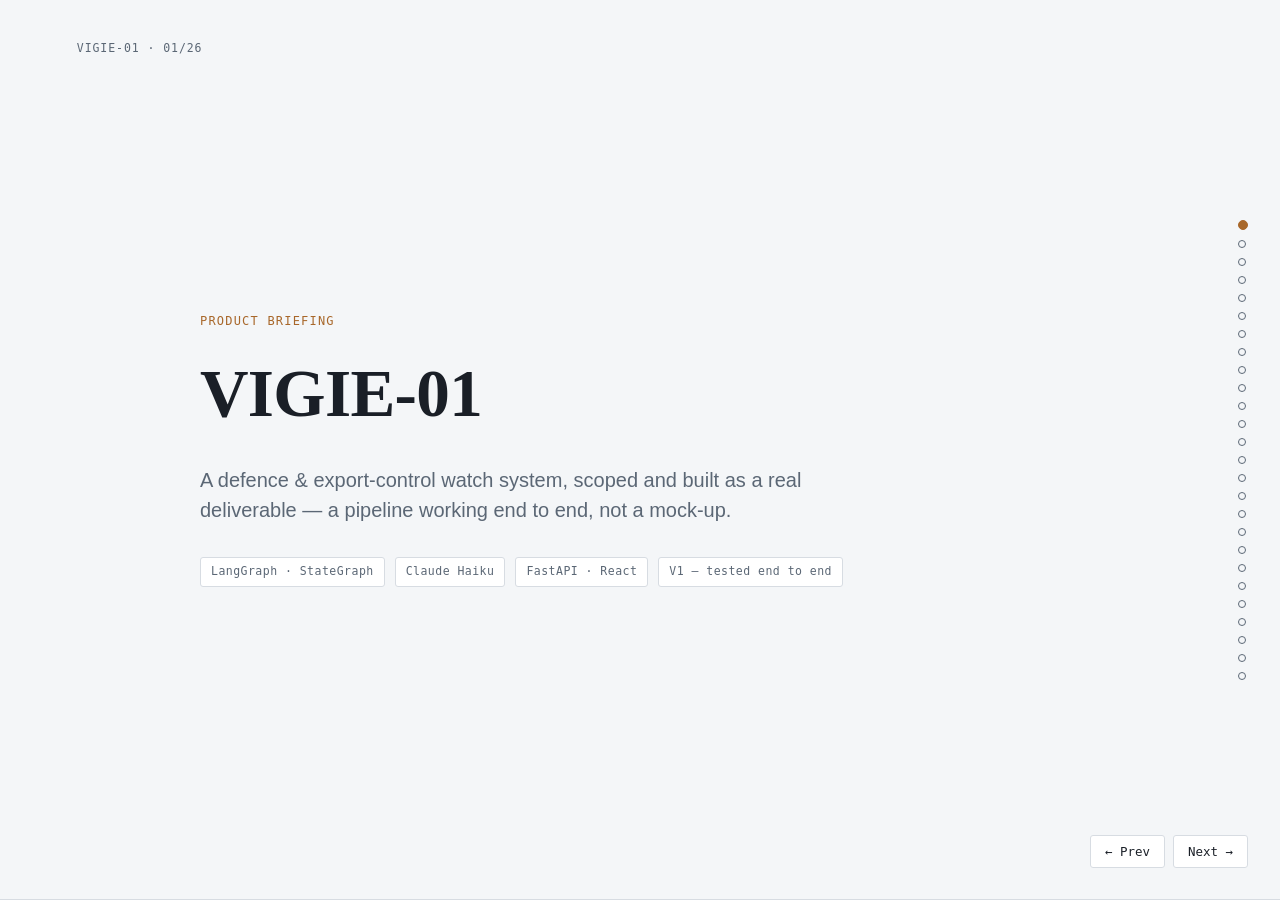
<file: docs/index.html>
<!DOCTYPE html>
<html lang="en">
<head>
<meta charset="utf-8">
<meta name="viewport" content="width=device-width, initial-scale=1">
<title>VIGIE-01 — documents</title>
<!-- Root of the GitHub Pages site (served from /docs). Without this file, the repository's URL
     returned a 404: the documents exist but none is named index. Redirects to the slide deck,
     with the links visible as a fallback. -->
<meta http-equiv="refresh" content="0; url=slides.html">
<link rel="canonical" href="slides.html">
<style>
  body { font-family: system-ui, sans-serif; max-width: 34rem; margin: 4rem auto; padding: 0 1.5rem; line-height: 1.6; }
  h1 { font-size: 1.25rem; }
  li { margin: .35rem 0; }
</style>
</head>
<body>
<h1>VIGIE-01 — a watch on export control &amp; defence/geopolitical risk</h1>
<p>Redirecting to the slide deck…</p>
<ul>
  <li><a href="slides.html">Slide deck</a></li>
  <li><a href="https://github.com/adrien-morel/vigie-01/blob/master/docs/scoping.md">Product scoping</a></li>
  <li><a href="https://github.com/adrien-morel/vigie-01/blob/master/docs/decisions.md">Engineering choices</a></li>
  <li><a href="https://github.com/adrien-morel/vigie-01">Source code (GitHub)</a></li>
</ul>
</body>
</html>
</file>
